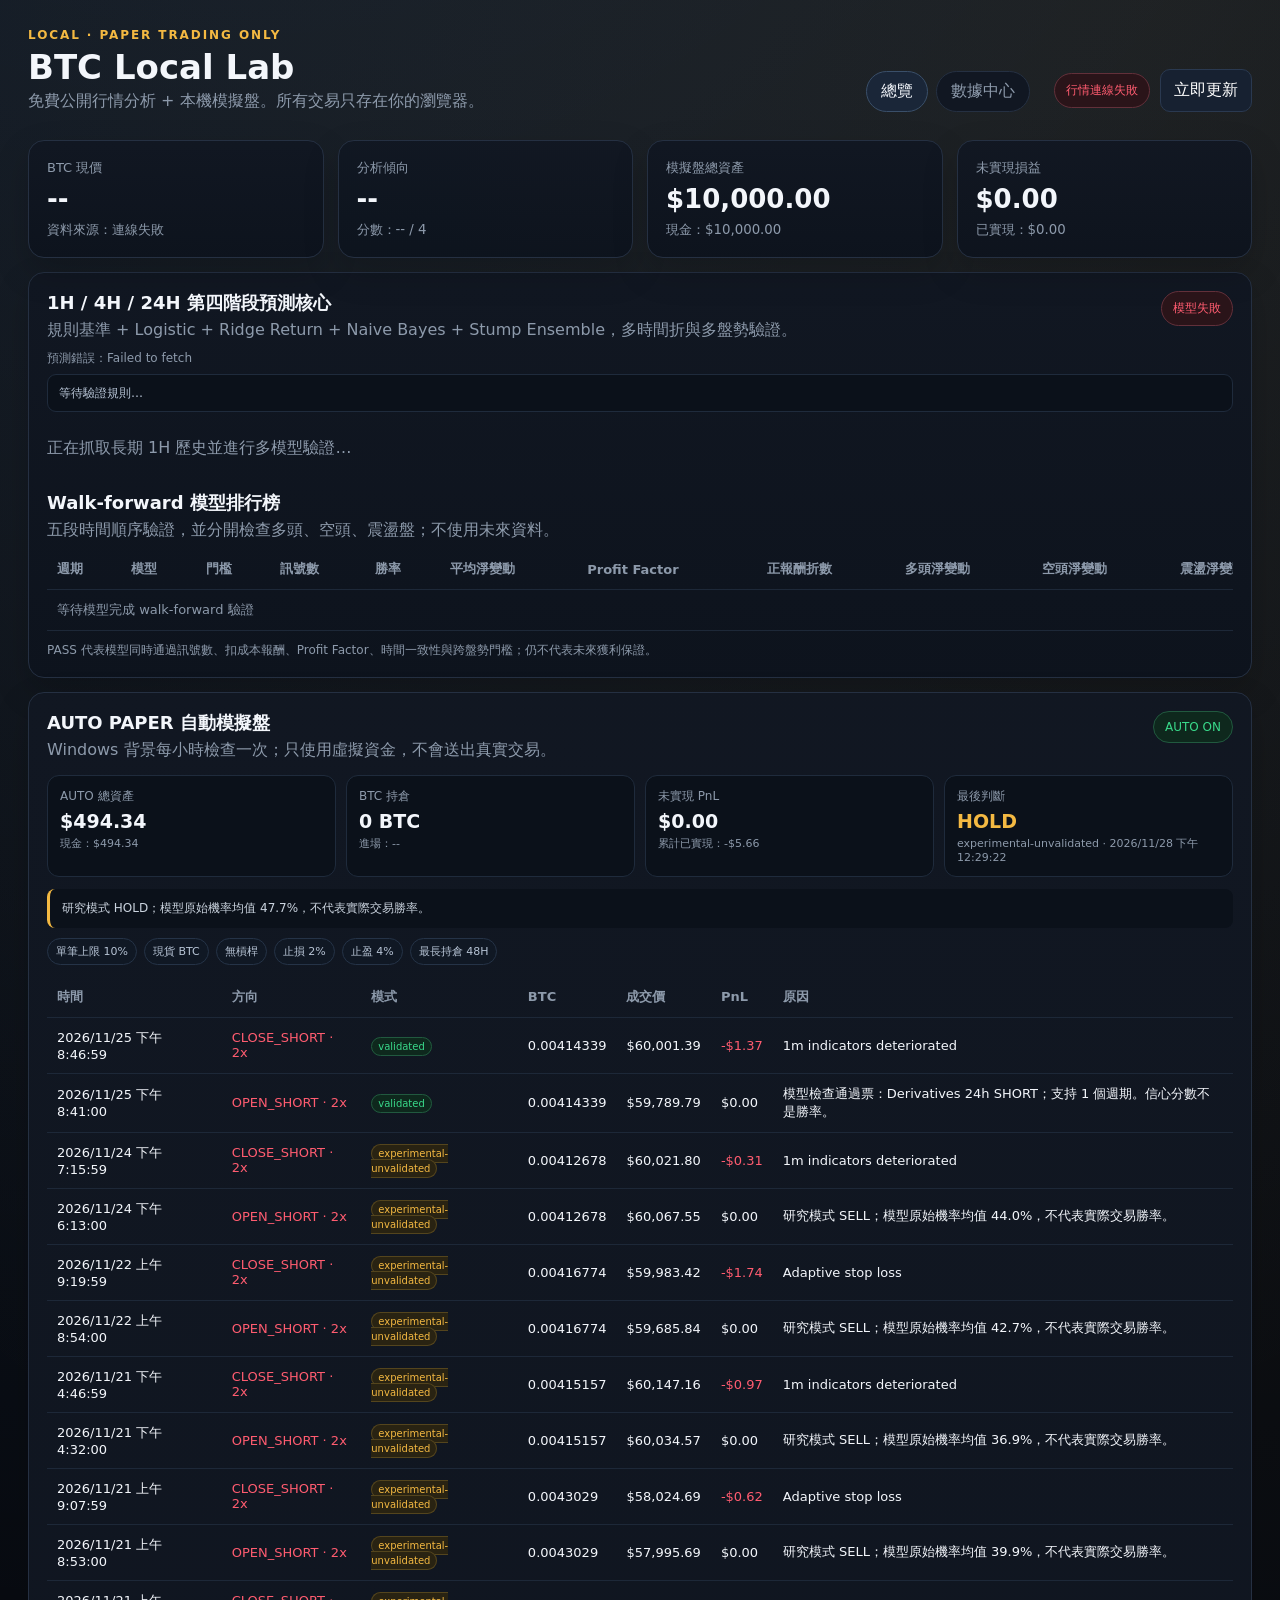
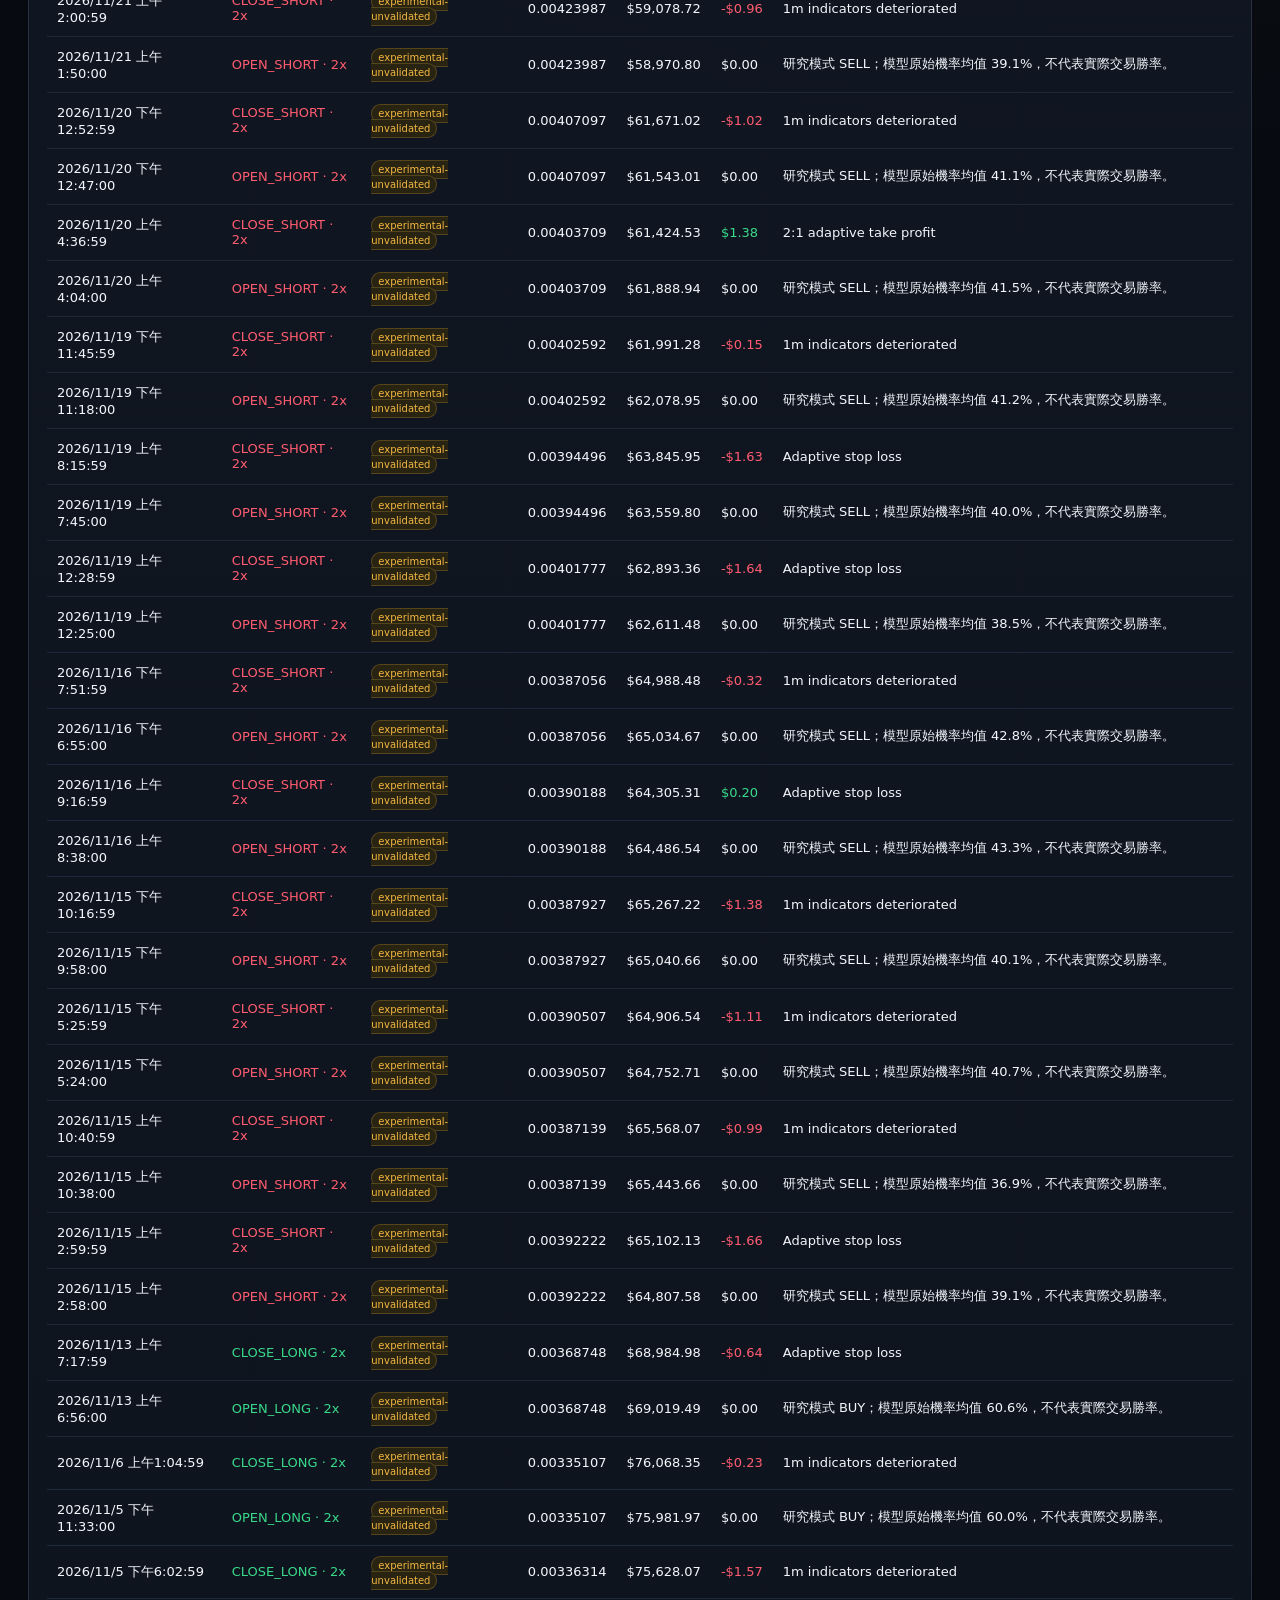
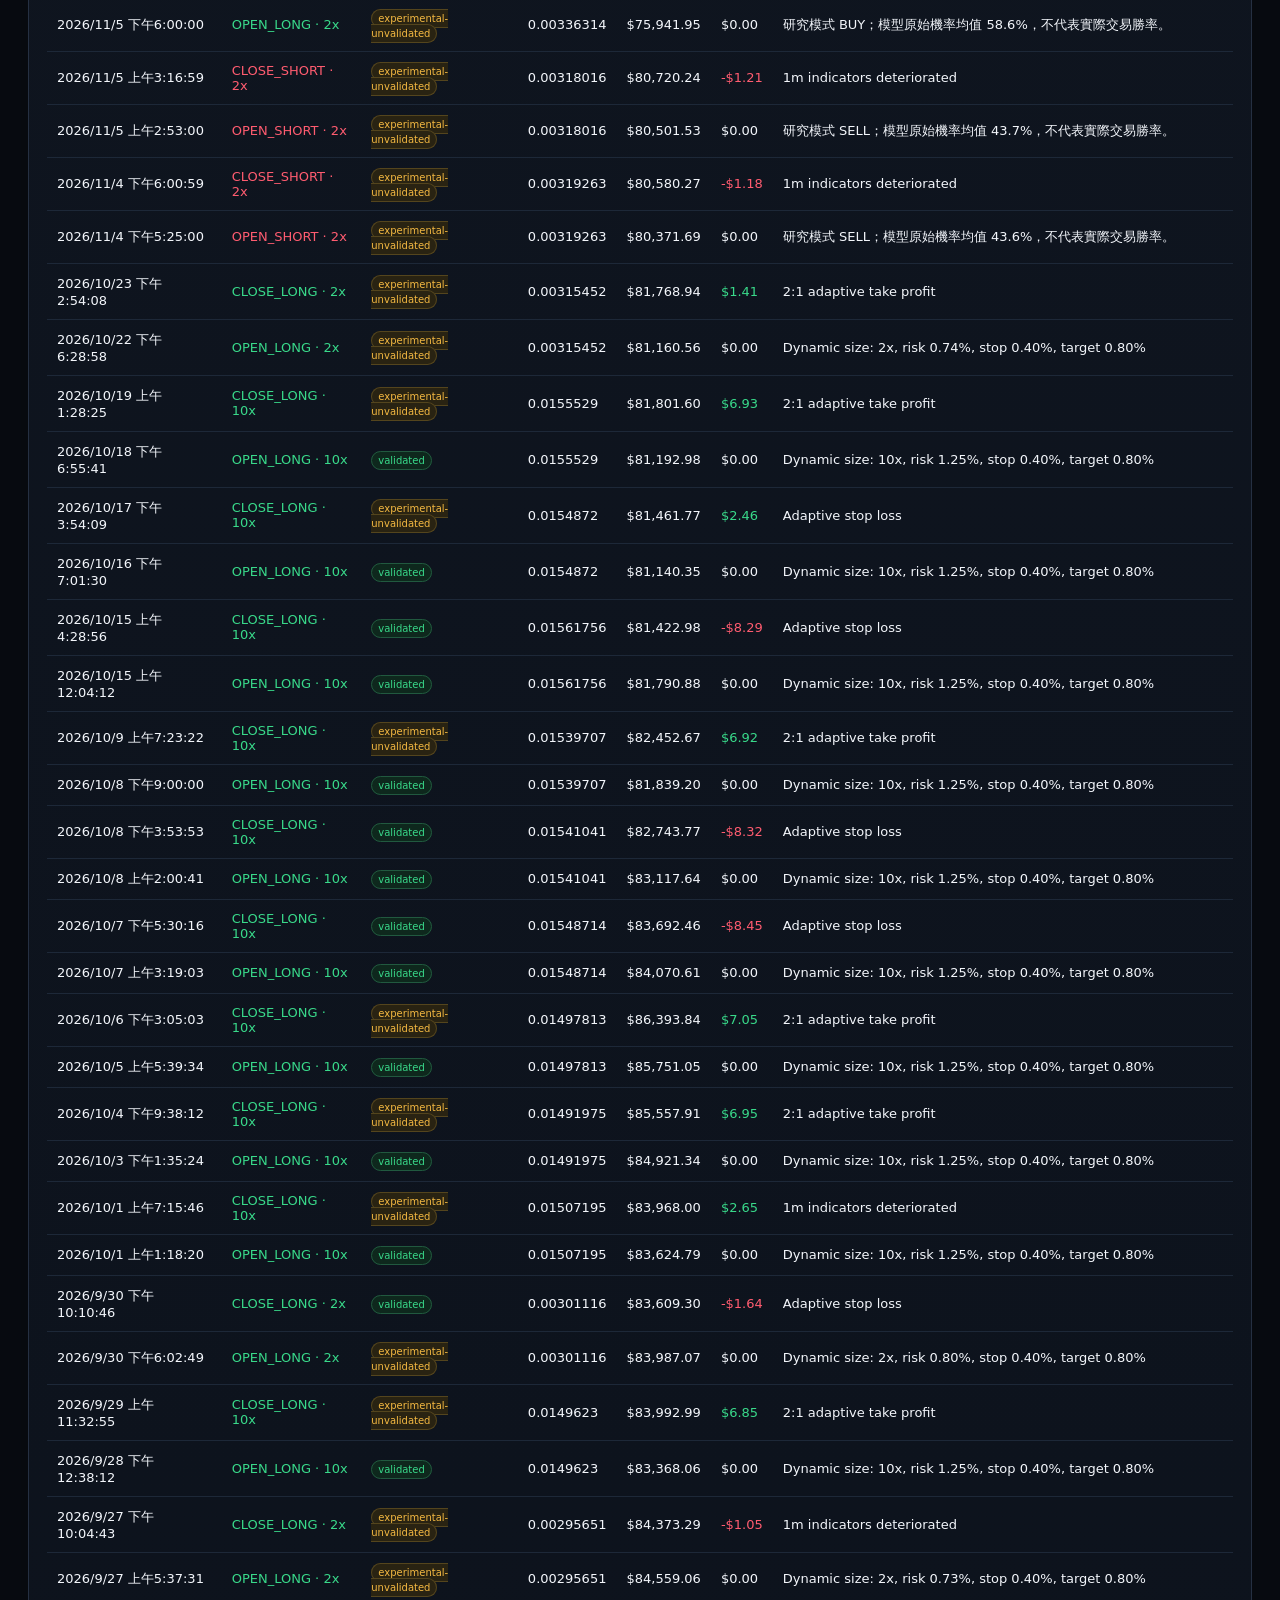
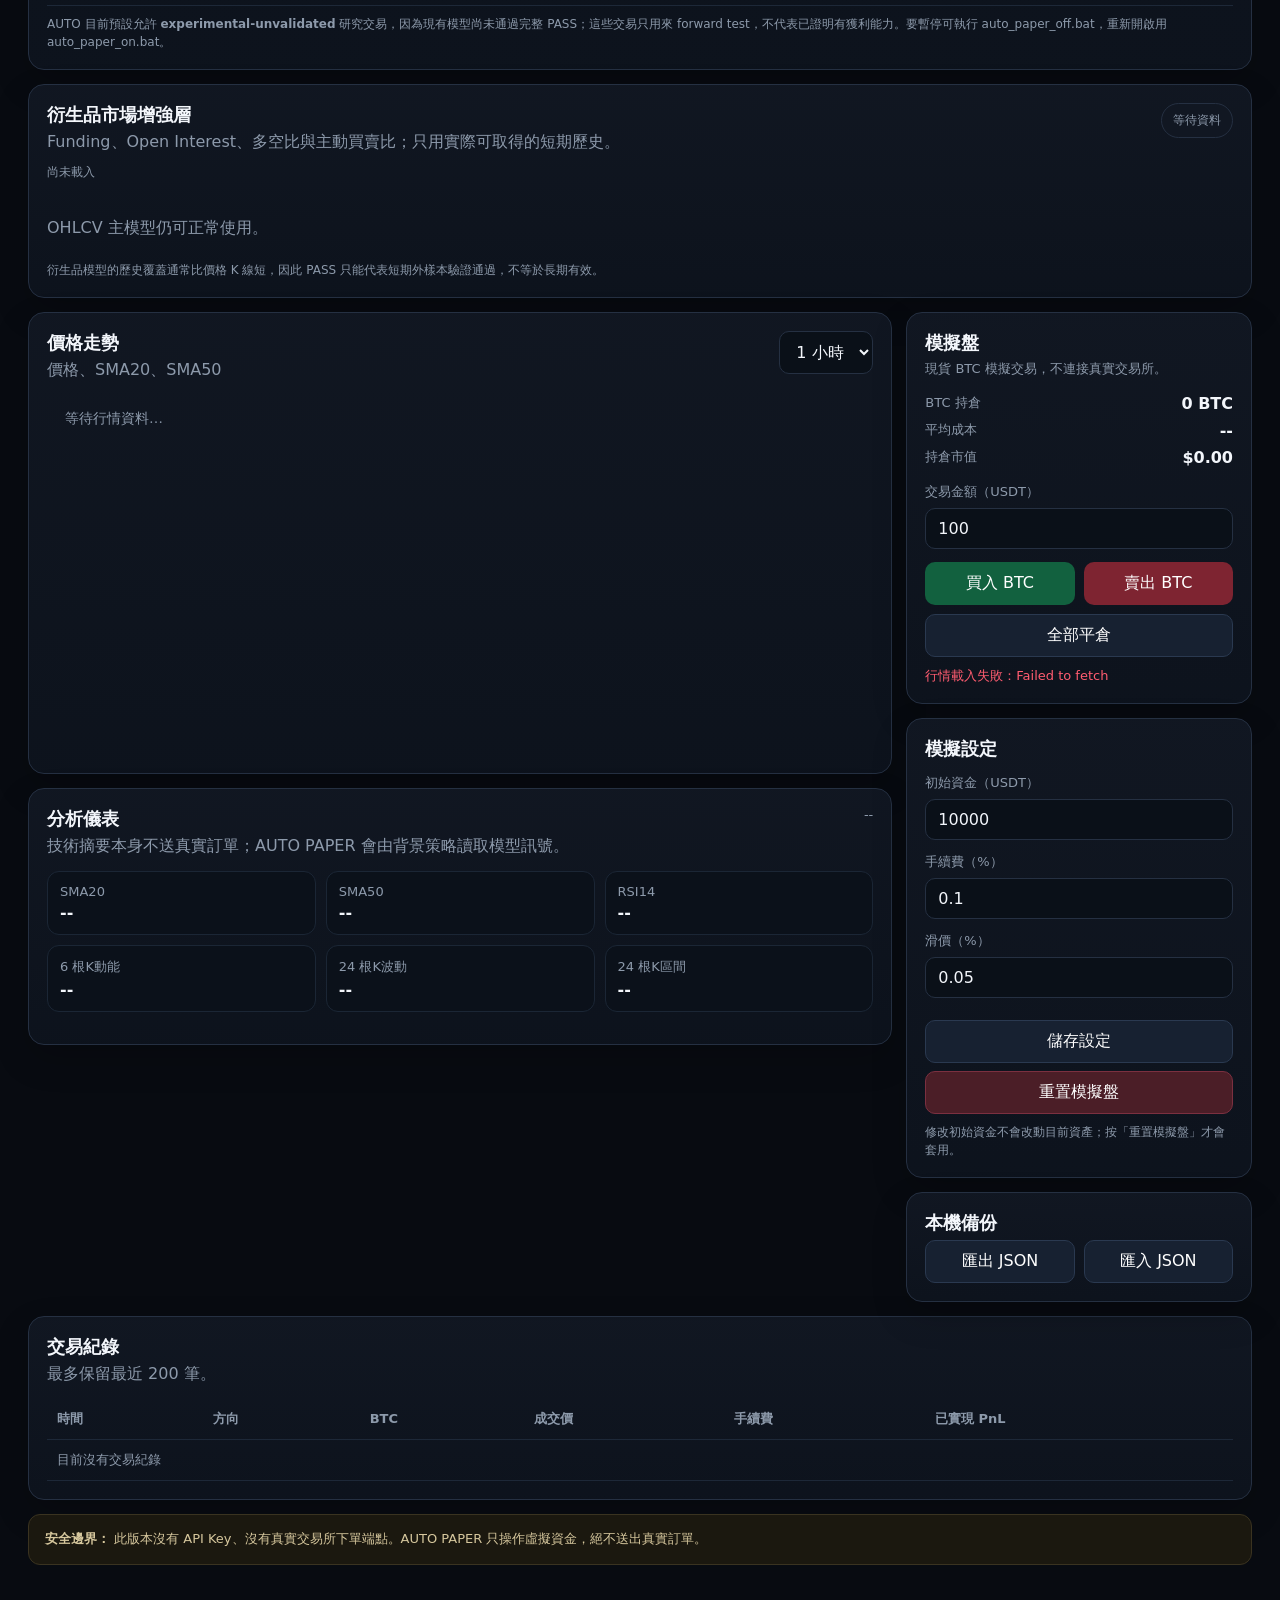
<file: index.html>
<!doctype html>
<html lang="zh-Hant">
<head>
  <meta charset="utf-8">
  <meta name="viewport" content="width=device-width,initial-scale=1">
  <title>BTC Local Lab</title>
  <link rel="stylesheet" href="style.css">
</head>
<body>
  <header class="topbar">
    <div>
      <div class="eyebrow">LOCAL · PAPER TRADING ONLY</div>
      <h1>BTC Local Lab</h1>
      <p>免費公開行情分析 + 本機模擬盤。所有交易只存在你的瀏覽器。</p>
    </div>
    <nav class="page-tabs" aria-label="主要頁面">
      <button id="navOverview" class="page-tab active" type="button">總覽</button>
      <button id="navDataCenter" class="page-tab" type="button">數據中心</button>
    </nav>
    <div class="top-actions">
      <span id="connectionStatus" class="status neutral">尚未更新</span>
      <button id="refreshBtn" class="btn secondary">立即更新</button>
    </div>
  </header>

  <main class="container">
    <section id="overviewPage" class="page-view active">
    <section class="grid metrics">
      <article class="card metric">
        <span>BTC 現價</span>
        <strong id="priceValue">--</strong>
        <small id="marketSource">資料來源：--</small>
      </article>
      <article class="card metric">
        <span>分析傾向</span>
        <strong id="biasValue">--</strong>
        <small id="scoreValue">分數：--</small>
      </article>
      <article class="card metric">
        <span>模擬盤總資產</span>
        <strong id="equityValue">--</strong>
        <small id="cashValue">現金：--</small>
      </article>
      <article class="card metric">
        <span>未實現損益</span>
        <strong id="unrealizedValue">--</strong>
        <small id="realizedValue">已實現：--</small>
      </article>
    </section>

    <section class="card prediction-shell">
      <div class="section-head">
        <div>
          <h2>1H / 4H / 24H 第四階段預測核心</h2>
          <p>規則基準 + Logistic + Ridge Return + Naive Bayes + Stump Ensemble，多時間折與多盤勢驗證。</p>
        </div>
        <span id="predictionStatus" class="status neutral">等待模型</span>
      </div>
      <div id="predictionMeta" class="prediction-meta">--</div>
      <div id="validationRule" class="validation-rule">等待驗證規則…</div>
      <div id="predictionCards" class="prediction-grid">
        <div class="prediction-placeholder">正在等待歷史 1H K 線…</div>
      </div>
      <div class="backtest-head">
        <div>
          <h2>Walk-forward 模型排行榜</h2>
          <p>五段時間順序驗證，並分開檢查多頭、空頭、震盪盤；不使用未來資料。</p>
        </div>
      </div>
      <div class="table-wrap">
        <table class="backtest-table">
          <thead>
            <tr>
              <th>週期</th><th>模型</th><th>門檻</th><th>訊號數</th><th>勝率</th><th>平均淨變動</th><th>Profit Factor</th><th>正報酬折數</th><th>多頭淨變動</th><th>空頭淨變動</th><th>震盪淨變動</th>
            </tr>
          </thead>
          <tbody id="backtestRows">
            <tr><td colspan="11" class="muted">等待模型完成 walk-forward 驗證</td></tr>
          </tbody>
        </table>
      </div>
      <p class="tiny prediction-warning">PASS 代表模型同時通過訊號數、扣成本報酬、Profit Factor、時間一致性與跨盤勢門檻；仍不代表未來獲利保證。</p>
    </section>


    <section class="card auto-paper-shell">
      <div class="section-head">
        <div>
          <h2>AUTO PAPER 自動模擬盤</h2>
          <p>Windows 背景每小時檢查一次；只使用虛擬資金，不會送出真實交易。</p>
        </div>
        <span id="autoPaperStatus" class="status neutral">等待第一次執行</span>
      </div>
      <div class="auto-paper-metrics">
        <div><span>AUTO 總資產</span><strong id="autoEquityValue">--</strong><small id="autoCashValue">現金：--</small></div>
        <div><span>BTC 持倉</span><strong id="autoQtyValue">--</strong><small id="autoEntryValue">成本：--</small></div>
        <div><span>未實現 PnL</span><strong id="autoUnrealizedValue">--</strong><small id="autoRealizedValue">累計已實現：--</small></div>
        <div><span>最後判斷</span><strong id="autoDecisionValue">--</strong><small id="autoDecisionMeta">--</small></div>
      </div>
      <div id="autoDecisionReason" class="auto-reason">等待背景引擎第一次完成判斷。</div>
      <div class="auto-policy">
        <span>單筆上限 10%</span><span>現貨 BTC</span><span>無槓桿</span><span>止損 2%</span><span>止盈 4%</span><span>最長持倉 48H</span>
      </div>
      <div class="table-wrap auto-trades-wrap">
        <table>
          <thead><tr><th>時間</th><th>方向</th><th>模式</th><th>BTC</th><th>成交價</th><th>PnL</th><th>原因</th></tr></thead>
          <tbody id="autoTradeRows"><tr><td colspan="7" class="muted">目前沒有 AUTO 交易紀錄</td></tr></tbody>
        </table>
      </div>
      <p class="tiny">AUTO 目前預設允許 <strong>experimental-unvalidated</strong> 研究交易，因為現有模型尚未通過完整 PASS；這些交易只用來 forward test，不代表已證明有獲利能力。要暫停可執行 auto_paper_off.bat，重新開啟用 auto_paper_on.bat。</p>
    </section>

    <section class="card derivatives-shell">
      <div class="section-head">
        <div>
          <h2>衍生品市場增強層</h2>
          <p>Funding、Open Interest、多空比與主動買賣比；只用實際可取得的短期歷史。</p>
        </div>
        <span id="derivativesStatus" class="status neutral">等待資料</span>
      </div>
      <div id="derivativesCoverage" class="derivatives-coverage">尚未載入</div>
      <div id="derivativesSnapshot" class="derivatives-snapshot"></div>
      <div id="derivativesCards" class="prediction-grid">
        <div class="prediction-placeholder">等待衍生品資料與短期 walk-forward 驗證…</div>
      </div>
      <p class="tiny prediction-warning">衍生品模型的歷史覆蓋通常比價格 K 線短，因此 PASS 只能代表短期外樣本驗證通過，不等於長期有效。</p>
    </section>

    <section class="layout-main">
      <div class="left-column">
        <article class="card chart-card">
          <div class="section-head">
            <div>
              <h2>價格走勢</h2>
              <p>價格、SMA20、SMA50</p>
            </div>
            <select id="intervalSelect" class="select">
              <option value="5m">5 分</option>
              <option value="15m">15 分</option>
              <option value="1h" selected>1 小時</option>
              <option value="4h">4 小時</option>
              <option value="1d">1 天</option>
            </select>
          </div>
          <div class="canvas-wrap"><canvas id="priceChart"></canvas></div>
        </article>

        <article class="card">
          <div class="section-head">
            <div>
              <h2>分析儀表</h2>
              <p>技術摘要本身不送真實訂單；AUTO PAPER 會由背景策略讀取模型訊號。</p>
            </div>
            <span id="updatedAt" class="muted">--</span>
          </div>
          <div class="analysis-grid">
            <div><span>SMA20</span><strong id="sma20Value">--</strong></div>
            <div><span>SMA50</span><strong id="sma50Value">--</strong></div>
            <div><span>RSI14</span><strong id="rsiValue">--</strong></div>
            <div><span>6 根K動能</span><strong id="momentumValue">--</strong></div>
            <div><span>24 根K波動</span><strong id="volatilityValue">--</strong></div>
            <div><span>24 根K區間</span><strong id="rangeValue">--</strong></div>
          </div>
          <div id="analysisReasons" class="reason-list"></div>
        </article>
      </div>

      <aside class="right-column">
        <article class="card">
          <h2>模擬盤</h2>
          <p class="muted">現貨 BTC 模擬交易，不連接真實交易所。</p>
          <div class="portfolio-list">
            <div><span>BTC 持倉</span><strong id="qtyValue">0 BTC</strong></div>
            <div><span>平均成本</span><strong id="avgEntryValue">--</strong></div>
            <div><span>持倉市值</span><strong id="positionValue">--</strong></div>
          </div>
          <label class="field">
            <span>交易金額（USDT）</span>
            <input id="orderAmount" type="number" min="1" step="1" value="100">
          </label>
          <div class="trade-buttons">
            <button id="buyBtn" class="btn buy">買入 BTC</button>
            <button id="sellBtn" class="btn sell">賣出 BTC</button>
          </div>
          <button id="closeBtn" class="btn secondary full">全部平倉</button>
          <div id="tradeMessage" class="message"></div>
        </article>

        <article class="card">
          <h2>模擬設定</h2>
          <label class="field">
            <span>初始資金（USDT）</span>
            <input id="initialBalanceInput" type="number" min="100" step="100">
          </label>
          <label class="field">
            <span>手續費（%）</span>
            <input id="feeInput" type="number" min="0" max="5" step="0.01">
          </label>
          <label class="field">
            <span>滑價（%）</span>
            <input id="slippageInput" type="number" min="0" max="5" step="0.01">
          </label>
          <button id="saveSettingsBtn" class="btn secondary full">儲存設定</button>
          <button id="resetBtn" class="btn danger full">重置模擬盤</button>
          <p class="tiny">修改初始資金不會改動目前資產；按「重置模擬盤」才會套用。</p>
        </article>

        <article class="card">
          <h2>本機備份</h2>
          <div class="trade-buttons">
            <button id="exportBtn" class="btn secondary">匯出 JSON</button>
            <label class="btn secondary file-btn">匯入 JSON<input id="importInput" type="file" accept="application/json"></label>
          </div>
        </article>
      </aside>
    </section>

    <section class="card">
      <div class="section-head">
        <div>
          <h2>交易紀錄</h2>
          <p>最多保留最近 200 筆。</p>
        </div>
      </div>
      <div class="table-wrap">
        <table>
          <thead>
            <tr>
              <th>時間</th><th>方向</th><th>BTC</th><th>成交價</th><th>手續費</th><th>已實現 PnL</th>
            </tr>
          </thead>
          <tbody id="tradeRows"></tbody>
        </table>
      </div>
    </section>

    <section class="notice">
      <strong>安全邊界：</strong>
      此版本沒有 API Key、沒有真實交易所下單端點。AUTO PAPER 只操作虛擬資金，絕不送出真實訂單。
    </section>
    </section>

    <section id="dataCenterPage" class="page-view">
      <section class="data-center-hero">
        <div>
          <div class="eyebrow">DATA CENTER · PAPER PERFORMANCE</div>
          <h2>BTC 數據中心</h2>
          <p>觀察衍生品市場結構，以及本月模擬盤的已實現績效。</p>
        </div>
        <div class="data-center-controls">
          <label for="dataRangeSelect">市場資料範圍</label>
          <select id="dataRangeSelect" class="select">
            <option value="24">24 小時</option>
            <option value="168" selected>7 天</option>
            <option value="720">30 天</option>
            <option value="all">全部</option>
          </select>
        </div>
      </section>

      <section class="grid performance-metrics">
        <article class="card metric">
          <span>本月 AUTO 已實現 PnL</span>
          <strong id="monthRealizedValue">$0.00</strong>
          <small id="monthReturnValue">相對初始資金：0.00%</small>
        </article>
        <article class="card metric">
          <span>目前未實現 PnL</span>
          <strong id="monthUnrealizedValue">$0.00</strong>
          <small>目前持倉的浮動損益，不等同本月已實現績效</small>
        </article>
        <article class="card metric">
          <span>本月平倉次數</span>
          <strong id="monthClosedTradesValue">0</strong>
          <small id="monthWinRateValue">勝率：--</small>
        </article>
        <article class="card metric">
          <span>本月手續費</span>
          <strong id="monthFeesValue">$0.00</strong>
          <small id="monthBestTradeValue">最佳單：--</small>
        </article>
      </section>

      <section class="data-grid">
        <article class="card data-chart-card wide">
          <div class="section-head">
            <div>
              <h2>本月 AUTO PAPER 累計已實現 PnL</h2>
              <p>只計入系統自動平倉交易；手動模擬單不混入這條績效曲線。</p>
            </div>
            <span id="monthPeriodLabel" class="muted">--</span>
          </div>
          <div class="data-canvas-wrap"><canvas id="monthlyPnlChart"></canvas></div>
        </article>

        <article class="card data-chart-card">
          <div class="section-head">
            <div>
              <h2>Funding Rate</h2>
              <p>永續合約資金費率</p>
            </div>
            <strong id="dcFundingNow" class="data-now">--</strong>
          </div>
          <div class="data-canvas-wrap small"><canvas id="fundingChart"></canvas></div>
        </article>

        <article class="card data-chart-card">
          <div class="section-head">
            <div>
              <h2>Open Interest</h2>
              <p>BTC 合約未平倉量</p>
            </div>
            <strong id="dcOiNow" class="data-now">--</strong>
          </div>
          <div class="data-canvas-wrap small"><canvas id="oiChart"></canvas></div>
        </article>

        <article class="card data-chart-card">
          <div class="section-head">
            <div>
              <h2>Global Long / Short Ratio</h2>
              <p>帳戶多空比，1.0 為中線</p>
            </div>
            <strong id="dcLongShortNow" class="data-now">--</strong>
          </div>
          <div class="data-canvas-wrap small"><canvas id="longShortChart"></canvas></div>
        </article>

        <article class="card data-chart-card">
          <div class="section-head">
            <div>
              <h2>Taker Buy / Sell Ratio</h2>
              <p>主動買入 / 主動賣出，1.0 為中線</p>
            </div>
            <strong id="dcTakerNow" class="data-now">--</strong>
          </div>
          <div class="data-canvas-wrap small"><canvas id="takerChart"></canvas></div>
        </article>
      </section>

      <section class="card data-status-card">
        <div class="section-head">
          <div>
            <h2>資料收集器狀態</h2>
            <p>網站會把本機累積資料與即時 API 合併。</p>
          </div>
          <span id="dcCollectorBadge" class="status neutral">--</span>
        </div>
        <div id="dcCollectorDetails" class="collector-details">等待資料...</div>
      </section>

      <section class="notice">
        <strong>績效口徑：</strong>
        「本月 AUTO 已實現 PnL」只統計背景 AUTO PAPER 本月 SELL / 平倉紀錄；目前 AUTO 持倉浮盈浮虧另外顯示，手動模擬單也不會混入。
      </section>
    </section>
  </main>

  <script src="data/derivatives-history.js"></script>
  <script src="data/auto-paper.js"></script>
  <script src="predictor.js"></script>
  <script src="derivatives.js"></script>
  <script src="app.js"></script>
</body>
</html>
</file>
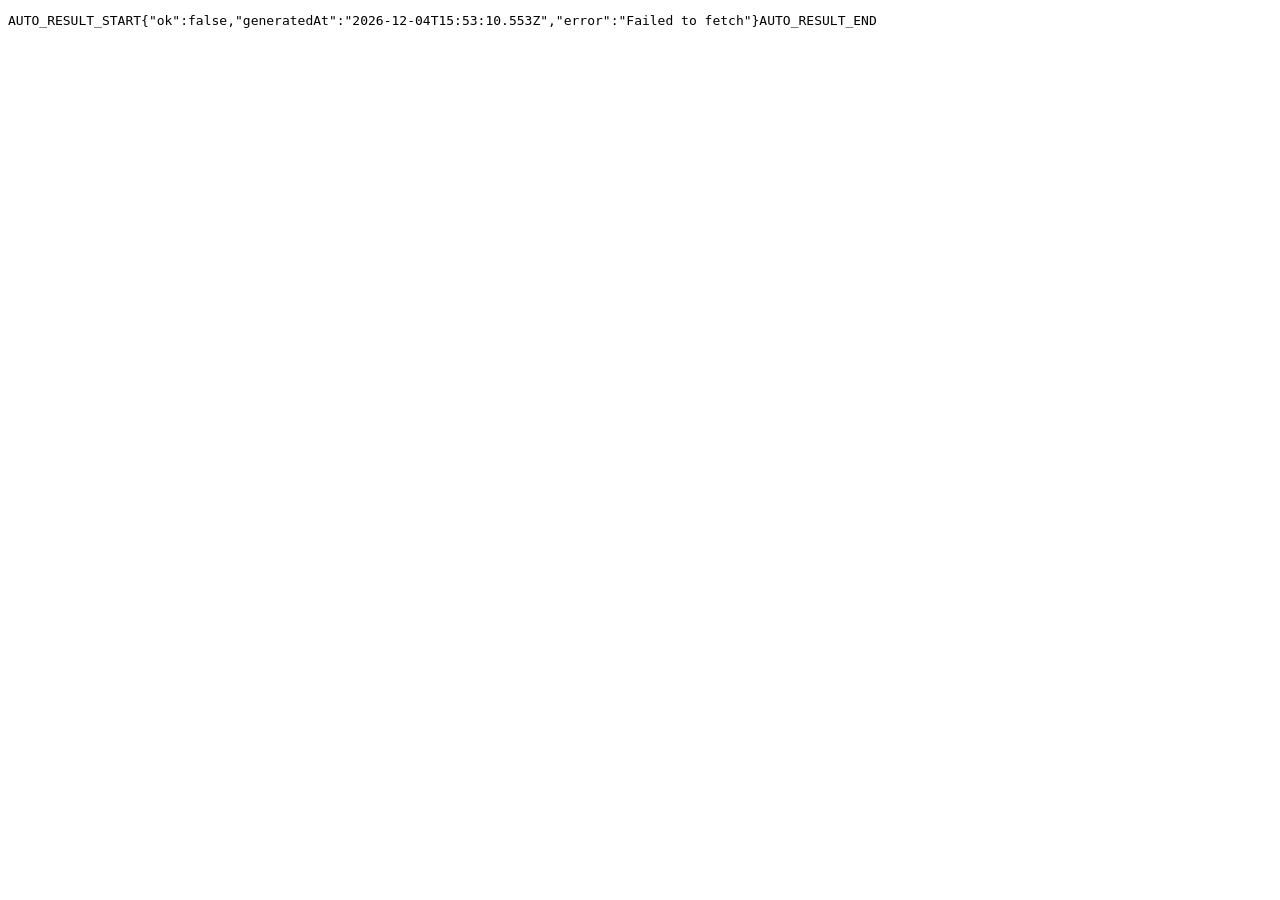
<file: auto-engine.html>
<!doctype html>
<html lang="zh-Hant">
<head><meta charset="utf-8"><title>BTC Auto Paper Engine</title></head>
<body>
<pre id="engineOutput">AUTO_ENGINE_WAITING</pre>
<script src="data/derivatives-history.js"></script>
<script src="predictor.js"></script>
<script src="derivatives.js"></script>
<script>
(async()=>{
  const out=document.getElementById("engineOutput");
  const emit=(obj)=>{ out.textContent="AUTO_RESULT_START"+JSON.stringify(obj)+"AUTO_RESULT_END"; };

  async function fetchJson(url,timeoutMs=12000){
    const controller=new AbortController();
    const timer=setTimeout(()=>controller.abort(),timeoutMs);
    try{
      const res=await fetch(url,{signal:controller.signal,cache:"no-store"});
      if(!res.ok) throw new Error("HTTP "+res.status+" "+url);
      return await res.json();
    }finally{ clearTimeout(timer); }
  }

  function mergeRows(localRows,liveRows){
    const map=new Map();
    [...(Array.isArray(localRows)?localRows:[]),...(Array.isArray(liveRows)?liveRows:[])].forEach(row=>{
      const ts=Number(row && (row.timestamp ?? row.fundingTime));
      if(!Number.isFinite(ts)) return;
      map.set(ts,Object.assign({},row,{timestamp:ts}));
    });
    return Array.from(map.values()).sort((a,b)=>Number(a.timestamp)-Number(b.timestamp));
  }

  async function fetchHistory(target=5000){
    let endTime=Date.now(),rows=[];
    while(rows.length<target){
      const limit=Math.min(1000,target-rows.length);
      const url="https://api.binance.com/api/v3/klines?symbol=BTCUSDT&interval=1h&limit="+limit+"&endTime="+endTime;
      const data=await fetchJson(url);
      if(!Array.isArray(data)||!data.length) break;
      const batch=data.map(k=>({
        t:Number(k[0]),open:Number(k[1]),high:Number(k[2]),low:Number(k[3]),
        close:Number(k[4]),volume:Number(k[5]),closedAt:Number(k[6])
      }));
      rows=batch.concat(rows);
      endTime=batch[0].t-1;
      if(data.length<limit) break;
    }
    const unique=new Map();
    rows.forEach(c=>unique.set(c.t,c));
    return Array.from(unique.values()).sort((a,b)=>a.t-b.t).filter(c=>c.closedAt<Date.now()).slice(-target);
  }

  async function derivativeFeeds(){
    const persisted=(window.BTCLocalDerivativesHistory&&window.BTCLocalDerivativesHistory.feeds)||{};
    const base="https://fapi.binance.com";
    const requests={
      funding:base+"/fapi/v1/fundingRate?symbol=BTCUSDT&limit=1000",
      openInterest:base+"/futures/data/openInterestHist?symbol=BTCUSDT&period=1h&limit=500",
      longShort:base+"/futures/data/globalLongShortAccountRatio?symbol=BTCUSDT&period=1h&limit=500",
      taker:base+"/futures/data/takerlongshortRatio?symbol=BTCUSDT&period=1h&limit=500"
    };
    const names=Object.keys(requests);
    const settled=await Promise.allSettled(names.map(n=>fetchJson(requests[n])));
    const live={funding:[],openInterest:[],longShort:[],taker:[]};
    settled.forEach((r,i)=>{
      const name=names[i];
      if(r.status!=="fulfilled"||!Array.isArray(r.value)) return;
      live[name]=r.value.map(row=>Object.assign({},row,{
        timestamp:Number(name==="funding"?row.fundingTime:row.timestamp)
      }));
    });
    return {
      funding:mergeRows(persisted.funding,live.funding),
      openInterest:mergeRows(persisted.openInterest,live.openInterest),
      longShort:mergeRows(persisted.longShort,live.longShort),
      taker:mergeRows(persisted.taker,live.taker)
    };
  }

  function modelMean(models){
    const ps=(models||[]).map(m=>Number(m.current&&m.current.probabilityUp)).filter(Number.isFinite);
    return ps.length?ps.reduce((a,b)=>a+b,0)/ps.length:0.5;
  }

  function deriveSignal(main,deriv){
    const weights={"1h":1,"4h":1.5,"24h":2};
    const validated=[];
    const raw=[];
    for(const key of ["1h","4h","24h"]){
      const h=main.horizons[key];
      if(h&&h.consensus&&h.consensus.validated&&h.consensus.action!=="NEUTRAL"){
        validated.push({action:h.consensus.action,weight:weights[key],source:"OHLCV "+key});
      }
      raw.push({key,p:modelMean(h&&h.models),weight:weights[key],source:"OHLCV"});
      const dh=deriv&&deriv.available&&deriv.horizons&&deriv.horizons[key];
      if(dh&&dh.available){
        if(dh.consensus&&dh.consensus.validated&&dh.consensus.action!=="NEUTRAL"){
          validated.push({action:dh.consensus.action,weight:weights[key]*0.8,source:"Derivatives "+key});
        }
        raw.push({key,p:modelMean(dh.models),weight:weights[key]*0.65,source:"Derivatives"});
      }
    }

    if(validated.length){
      let score=0,total=0;
      validated.forEach(v=>{
        score+=(v.action==="LONG"?1:-1)*v.weight;
        total+=v.weight;
      });
      const agreement=total?Math.abs(score)/total:0;
      if(agreement>=0.34){
        return {
          signal:score>0?"BUY":"SELL",
          mode:"validated",
          probabilityUp:score>0?0.5+agreement*0.35:0.5-agreement*0.35,
          confidence:Math.min(90,55+agreement*30),
          reason:"通過 PASS 的模型投票："+validated.map(v=>v.source+" "+v.action).join("、")
        };
      }
    }

    let weighted=0,totalWeight=0;
    raw.forEach(r=>{weighted+=r.p*r.weight;totalWeight+=r.weight;});
    const p=totalWeight?weighted/totalWeight:0.5;
    const byHorizon={};
    for(const key of ["1h","4h","24h"]){
      const rows=raw.filter(r=>r.key===key);
      byHorizon[key]=rows.length?rows.reduce((a,b)=>a+b.p,0)/rows.length:0.5;
    }
    const longVotes=Object.values(byHorizon).filter(v=>v>=0.54).length;
    const shortVotes=Object.values(byHorizon).filter(v=>v<=0.46).length;
    let signal="HOLD";
    if(p>=0.56&&longVotes>=2) signal="BUY";
    else if(p<=0.44&&shortVotes>=2) signal="SELL";
    return {
      signal,
      mode:"experimental-unvalidated",
      probabilityUp:p,
      confidence:Math.min(78,50+Math.abs(p-0.5)*120),
      horizonProbabilities:byHorizon,
      reason:"研究模式："+signal+"；綜合上漲機率 "+(p*100).toFixed(1)+"%，1H/4H/24H="+
        [byHorizon["1h"],byHorizon["4h"],byHorizon["24h"]].map(v=>(v*100).toFixed(1)+"%").join(" / ")
    };
  }

  try{
    const candles=await fetchHistory(5000);
    if(candles.length<700) throw new Error("完整 1H K 線不足");
    const main=window.BTCPredictor.run(candles,{feeRate:0.001,slippageRate:0.0005});
    let deriv=null;
    try{
      const feeds=await derivativeFeeds();
      deriv=window.BTCDerivatives.run(candles,feeds,{feeRate:0.001,slippageRate:0.0005});
    }catch(e){}
    const last=candles[candles.length-1];
    const decision=deriveSignal(main,deriv);
    emit({
      ok:true,
      generatedAt:new Date().toISOString(),
      candleTs:last.t,
      price:last.close,
      currentRegime:main.currentRegime,
      signal:decision.signal,
      mode:decision.mode,
      probabilityUp:decision.probabilityUp,
      confidence:decision.confidence,
      horizonProbabilities:decision.horizonProbabilities||null,
      reason:decision.reason,
      mainValidated:{
        "1h":Boolean(main.horizons["1h"].consensus.validated),
        "4h":Boolean(main.horizons["4h"].consensus.validated),
        "24h":Boolean(main.horizons["24h"].consensus.validated)
      },
      derivativesAvailable:Boolean(deriv&&deriv.available)
    });
  }catch(err){
    emit({ok:false,generatedAt:new Date().toISOString(),error:String(err&&err.message||err)});
  }
})();
</script>
</body>
</html>
</file>
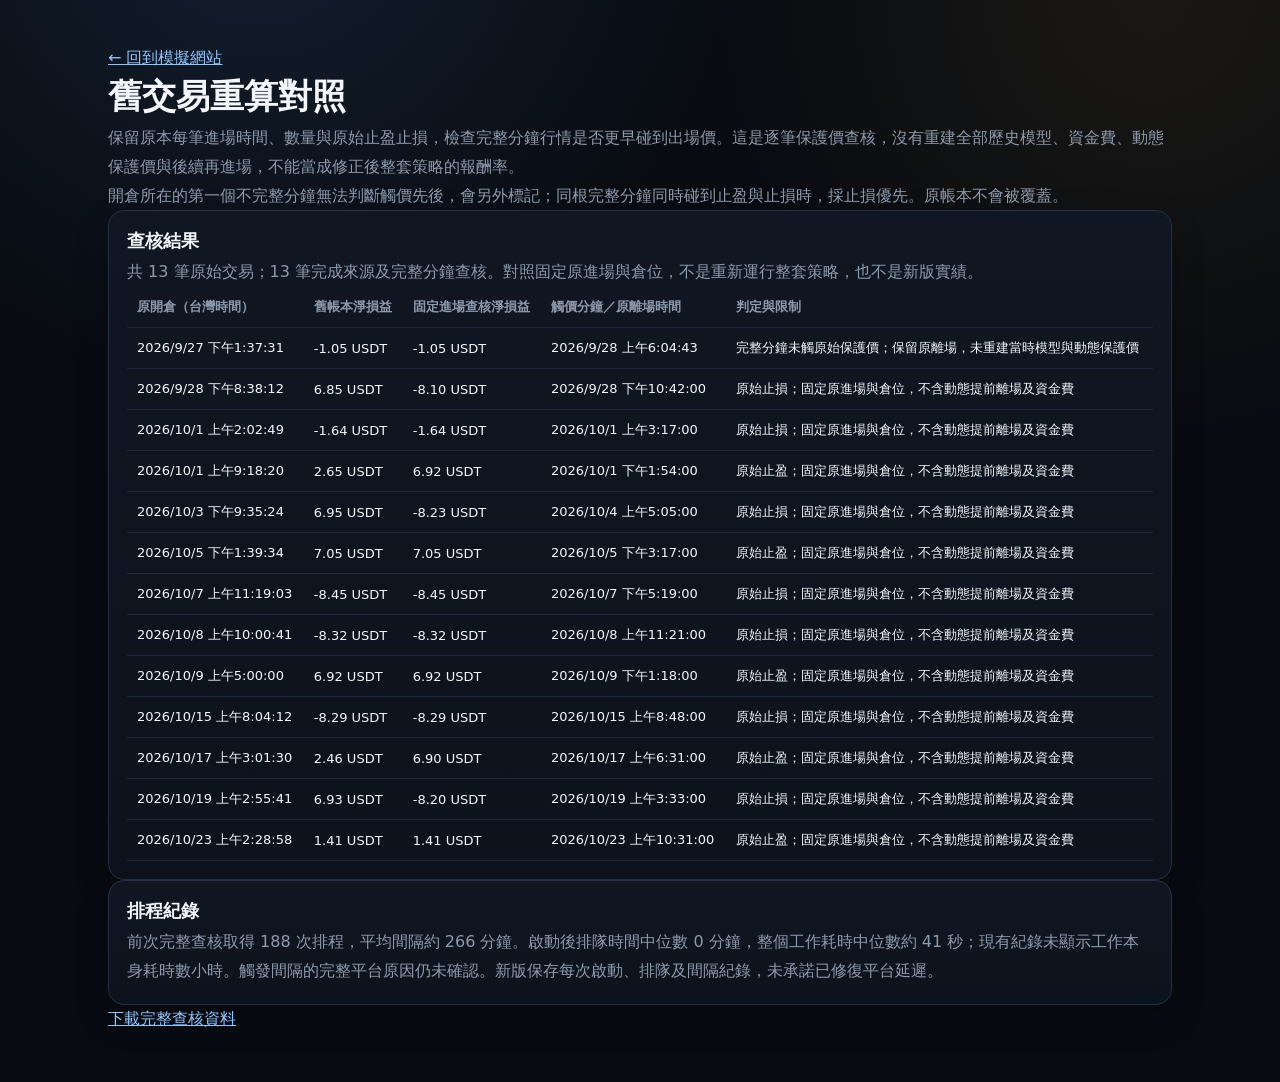
<file: cloud-review.html>
<!doctype html><html lang="zh-Hant"><head><meta charset="utf-8"><meta name="viewport" content="width=device-width,initial-scale=1"><title>舊交易重算對照 · BTC Cloud Lab</title><link rel="stylesheet" href="style.css"><style>main{max-width:1100px;margin:30px auto;padding:18px}a{color:#8bc6ff}td,th{white-space:normal!important}p{line-height:1.8}small{display:block;color:#9aa8b8}</style></head>
<body><main><a href="index.html">← 回到模擬網站</a><h1>舊交易重算對照</h1>
<p>保留原本每筆進場時間、數量與原始止盈止損，檢查完整分鐘行情是否更早碰到出場價。這是逐筆保護價查核，沒有重建全部歷史模型、資金費、動態保護價與後續再進場，不能當成修正後整套策略的報酬率。</p>
<p>開倉所在的第一個不完整分鐘無法判斷觸價先後，會另外標記；同根完整分鐘同時碰到止盈與止損時，採止損優先。原帳本不會被覆蓋。</p>
<section class="card"><h2>查核結果</h2><p id="summary">讀取中…</p><div class="table-wrap"><table><thead><tr><th>原開倉（台灣時間）</th><th>舊帳本淨損益</th><th>固定進場查核淨損益</th><th>觸價分鐘／原離場時間</th><th>判定與限制</th></tr></thead><tbody id="rows"></tbody></table></div></section>
<section class="card"><h2>排程紀錄</h2><p id="schedule">讀取中…</p></section>
<p><a href="data/reports/legacy-replay.json" download>下載完整查核資料</a></p>
<script>
const money=v=>Number.isFinite(v)?v.toFixed(2)+" USDT":"無法確認";
const time=v=>v?new Date(v).toLocaleString("zh-TW",{timeZone:"Asia/Taipei"}):"--";
fetch("data/reports/legacy-replay.json").then(r=>{if(!r.ok)throw Error("查核報告尚未發布");return r.json()}).then(report=>{
 document.getElementById("summary").textContent=report.summary;
 document.getElementById("schedule").textContent=report.schedule?.summary||"尚無排程資料";
 for(const row of report.trades){const tr=document.createElement("tr");for(const value of [time(row.openedAt),money(row.originalNet),money(row.replayedNet),time(row.exitAt),row.note]){const td=document.createElement("td");td.textContent=value;tr.appendChild(td);}document.getElementById("rows").appendChild(tr);}
}).catch(err=>{document.getElementById("summary").textContent=err.message;});
</script></main></body></html>
</file>
<file: style.css>
:root {
  color-scheme: dark;
  --bg:#080b11;
  --panel:#111722;
  --panel2:#0d131d;
  --border:#253042;
  --text:#f3f6fb;
  --muted:#8d9aab;
  --green:#39d98a;
  --red:#ff5c70;
  --amber:#f4b942;
  --blue:#5fa8ff;
}
*{box-sizing:border-box}
body{
  margin:0;
  min-height:100vh;
  background:
    radial-gradient(circle at 20% -10%,rgba(95,168,255,.13),transparent 32%),
    radial-gradient(circle at 90% 0,rgba(244,185,66,.08),transparent 28%),
    var(--bg);
  color:var(--text);
  font-family:Inter,"Noto Sans TC","Segoe UI",system-ui,sans-serif;
}
button,input,select{font:inherit}
.topbar{
  max-width:1440px;
  margin:0 auto;
  padding:28px 28px 12px;
  display:flex;
  justify-content:space-between;
  gap:24px;
  align-items:flex-end;
}
.eyebrow{font-size:12px;letter-spacing:.16em;color:var(--amber);font-weight:700}
h1{font-size:34px;margin:5px 0 4px}
h2{font-size:18px;margin:0 0 5px}
p{margin:0;color:var(--muted)}
.container{max-width:1440px;margin:0 auto;padding:16px 28px 40px}
.grid.metrics{display:grid;grid-template-columns:repeat(4,1fr);gap:14px;margin-bottom:14px}
.card{
  background:linear-gradient(180deg,rgba(17,23,34,.98),rgba(13,19,29,.98));
  border:1px solid var(--border);
  border-radius:16px;
  padding:18px;
  box-shadow:0 14px 35px rgba(0,0,0,.18);
}
.metric span,.analysis-grid span,.portfolio-list span{display:block;color:var(--muted);font-size:13px}
.metric strong{display:block;font-size:26px;margin:7px 0 5px}
.metric small{color:var(--muted)}
.layout-main{display:grid;grid-template-columns:minmax(0,2fr) minmax(300px,.8fr);gap:14px;margin-bottom:14px}
.left-column,.right-column{display:flex;flex-direction:column;gap:14px}
.section-head{display:flex;align-items:flex-start;justify-content:space-between;gap:16px;margin-bottom:14px}
.select,input{
  background:#0a1018;
  border:1px solid var(--border);
  border-radius:10px;
  color:var(--text);
  padding:10px 12px;
  outline:none;
}
input:focus,.select:focus{border-color:var(--blue)}
.canvas-wrap{height:360px;position:relative}
canvas{width:100%;height:100%;display:block}
.analysis-grid{display:grid;grid-template-columns:repeat(3,1fr);gap:10px}
.analysis-grid div{
  background:#0b111a;
  border:1px solid #1b2635;
  border-radius:12px;
  padding:12px;
}
.analysis-grid strong{display:block;margin-top:4px;font-size:16px}
.reason-list{display:grid;gap:8px;margin-top:14px}
.reason{
  background:#0b111a;
  border-left:3px solid var(--blue);
  border-radius:8px;
  padding:9px 11px;
  color:#cbd4df;
  font-size:13px;
}
.portfolio-list{display:grid;gap:8px;margin:16px 0}
.portfolio-list div{display:flex;justify-content:space-between;gap:12px}
.field{display:grid;gap:7px;margin:13px 0}
.field span{font-size:13px;color:var(--muted)}
.trade-buttons{display:grid;grid-template-columns:1fr 1fr;gap:9px}
.btn{
  border:1px solid transparent;
  border-radius:10px;
  padding:10px 13px;
  color:white;
  cursor:pointer;
  transition:.15s ease;
}
.btn:hover{transform:translateY(-1px);filter:brightness(1.08)}
.btn:disabled{opacity:.45;cursor:not-allowed;transform:none}
.btn.secondary{background:#172131;border-color:#2a3950}
.btn.buy{background:#12613f}
.btn.sell{background:#7e2431}
.btn.danger{background:#4b1e27;border-color:#7b3040;margin-top:8px}
.full{width:100%;margin-top:9px}
.status{padding:8px 11px;border-radius:999px;font-size:12px;border:1px solid var(--border)}
.status.ok{color:var(--green);border-color:#21593f;background:#0e281d}
.status.bad{color:var(--red);border-color:#62303a;background:#2a1419}
.status.neutral{color:var(--muted);background:#111722}
.top-actions{display:flex;gap:10px;align-items:center}
.message{min-height:18px;margin-top:10px;font-size:13px;color:var(--muted)}
.message.ok{color:var(--green)}
.message.bad{color:var(--red)}
.muted{color:var(--muted);font-size:13px}
.tiny{font-size:12px;margin-top:9px;line-height:1.5}
.table-wrap{overflow:auto}
table{width:100%;border-collapse:collapse;min-width:720px}
th,td{text-align:left;padding:11px 10px;border-bottom:1px solid #1d2838;font-size:13px}
th{color:var(--muted);font-weight:600}
.positive{color:var(--green)!important}
.negative{color:var(--red)!important}
.neutral-text{color:var(--amber)!important}
.notice{
  margin-top:14px;
  padding:14px 16px;
  border:1px solid #3a3320;
  background:#1b180f;
  color:#d6c79d;
  border-radius:12px;
  font-size:13px;
  line-height:1.6;
}
.file-btn{display:flex;align-items:center;justify-content:center}
.file-btn input{display:none}

.auto-paper-shell{margin-bottom:14px}
.auto-paper-metrics{display:grid;grid-template-columns:repeat(4,1fr);gap:10px;margin-bottom:12px}
.auto-paper-metrics>div{background:#0b111a;border:1px solid #1f2b3c;border-radius:12px;padding:12px}
.auto-paper-metrics span{display:block;color:var(--muted);font-size:12px}
.auto-paper-metrics strong{display:block;font-size:19px;margin-top:5px}
.auto-paper-metrics small{display:block;color:var(--muted);font-size:11px;margin-top:4px}
.auto-reason{background:#0b111a;border-left:3px solid var(--amber);border-radius:8px;padding:10px 12px;color:#cbd4df;font-size:12px;line-height:1.55}
.auto-policy{display:flex;flex-wrap:wrap;gap:7px;margin:10px 0 12px}
.auto-policy span{font-size:11px;color:#b7c4d5;background:#101824;border:1px solid #253347;border-radius:999px;padding:5px 8px}
.auto-trades-wrap table{min-width:980px}
.mode-tag{font-size:10px;border-radius:999px;padding:3px 6px;border:1px solid #46556b;color:#b9c5d4}
.mode-tag.validated{color:var(--green);border-color:#21593f;background:#0e281d}
.mode-tag.experimental{color:var(--amber);border-color:#54451d;background:#292312}
@media(max-width:980px){.auto-paper-metrics{grid-template-columns:repeat(2,1fr)}}
@media(max-width:620px){.auto-paper-metrics{grid-template-columns:1fr}}


.page-tabs{display:flex;gap:8px;align-items:center;margin-left:auto}
.page-tab{background:#111722;border:1px solid var(--border);color:var(--muted);border-radius:999px;padding:9px 14px;cursor:pointer}
.page-tab.active{color:var(--text);background:#1a2638;border-color:#3a4f69}
.page-view{display:none}
.page-view.active{display:block}
.data-center-hero{display:flex;justify-content:space-between;align-items:flex-end;gap:18px;margin-bottom:14px;padding:4px 2px}
.data-center-hero h2{font-size:28px;margin:4px 0 5px}
.data-center-controls{display:flex;align-items:center;gap:9px}
.data-center-controls label{font-size:12px;color:var(--muted)}
.performance-metrics{display:grid;grid-template-columns:repeat(4,1fr);gap:14px;margin-bottom:14px}
.data-grid{display:grid;grid-template-columns:repeat(2,minmax(0,1fr));gap:14px;margin-bottom:14px}
.data-chart-card.wide{grid-column:1/-1}
.data-canvas-wrap{height:290px;position:relative}
.data-canvas-wrap.small{height:245px}
.data-now{font-size:14px;white-space:nowrap}
.data-status-card{margin-bottom:14px}
.collector-details{display:grid;grid-template-columns:repeat(4,1fr);gap:10px}
.collector-pill{background:#0b111a;border:1px solid #1f2b3c;border-radius:10px;padding:10px}
.collector-pill span{display:block;color:var(--muted);font-size:11px}
.collector-pill strong{display:block;margin-top:4px;font-size:13px}
@media(max-width:980px){
  .page-tabs{order:3;width:100%;margin-left:0}
  .performance-metrics{grid-template-columns:repeat(2,1fr)}
  .data-grid{grid-template-columns:1fr}
  .data-chart-card.wide{grid-column:auto}
  .collector-details{grid-template-columns:repeat(2,1fr)}
}
@media(max-width:620px){
  .page-tabs{width:100%}
  .page-tab{flex:1}
  .data-center-hero{align-items:flex-start;flex-direction:column}
  .data-center-controls{width:100%;justify-content:space-between}
  .performance-metrics{grid-template-columns:1fr}
  .collector-details{grid-template-columns:1fr}
  .data-canvas-wrap{height:230px}
  .data-canvas-wrap.small{height:210px}
}


.prediction-shell{margin-bottom:14px}
.prediction-meta{font-size:12px;color:var(--muted);margin:-5px 0 7px}
.validation-rule{font-size:12px;color:#b8c5d6;background:#0b111a;border:1px solid #1f2b3c;border-radius:9px;padding:9px 11px;margin-bottom:14px;line-height:1.5}
.prediction-grid{display:grid;grid-template-columns:repeat(3,1fr);gap:12px}
.prediction-card{
  background:#0b111a;
  border:1px solid #1f2b3c;
  border-radius:14px;
  padding:14px;
}
.prediction-card-head{display:flex;justify-content:space-between;align-items:flex-start;gap:12px;margin-bottom:12px}
.prediction-horizon{font-size:20px;font-weight:800}
.signal-badge{
  display:inline-flex;
  align-items:center;
  justify-content:center;
  min-width:64px;
  padding:6px 9px;
  border-radius:999px;
  font-size:12px;
  font-weight:800;
  border:1px solid var(--border);
}
.signal-badge.long{color:var(--green);background:#0e281d;border-color:#21593f}
.signal-badge.short{color:var(--red);background:#2a1419;border-color:#62303a}
.signal-badge.neutral{color:var(--amber);background:#292312;border-color:#54451d}
.prediction-confidence{font-size:12px;color:var(--muted);margin-top:5px}
.model-pair{display:grid;grid-template-columns:1fr 1fr;gap:8px}
.model-grid{display:grid;grid-template-columns:1fr 1fr;gap:8px}
.model-title{display:flex;justify-content:space-between;align-items:center;gap:8px}
.model-title b{font-size:10px;padding:2px 6px;border-radius:999px;letter-spacing:.04em}
.gate-pass{color:var(--green);background:#0e281d;border:1px solid #21593f}
.gate-fail{color:var(--red);background:#2a1419;border:1px solid #62303a}
.consensus-reason{margin-top:10px;padding-top:9px;border-top:1px solid #1e2a3a}
.validation-reason{margin-top:7px;line-height:1.45;color:#9eabba}
.model-box{background:#0e1621;border:1px solid #202d3e;border-radius:10px;padding:10px}
.model-box span{display:block;color:var(--muted);font-size:11px}
.model-box strong{display:block;margin-top:4px;font-size:14px}
.model-detail{margin-top:4px;font-size:11px;color:var(--muted)}
.prediction-placeholder{grid-column:1/-1;color:var(--muted);padding:12px 0}
.backtest-head{margin-top:20px;margin-bottom:8px}
.backtest-table{min-width:1260px}
.prediction-warning{margin-top:10px}
.derivatives-shell{margin-bottom:14px}
.derivatives-coverage{font-size:12px;color:var(--muted);line-height:1.6;margin:-4px 0 12px}
.derivatives-snapshot{display:grid;grid-template-columns:repeat(4,1fr);gap:8px;margin-bottom:12px}
.derivatives-snapshot .model-box strong{font-size:13px}
.short-gate{font-size:10px;padding:2px 6px;border-radius:999px;color:var(--amber);background:#292312;border:1px solid #54451d}
@media(max-width:760px){.derivatives-snapshot{grid-template-columns:repeat(2,1fr)}}
@media(max-width:980px){
  .prediction-grid{grid-template-columns:1fr}
  .model-grid{grid-template-columns:1fr 1fr}
}
@media(max-width:980px){
  .grid.metrics{grid-template-columns:repeat(2,1fr)}
  .layout-main{grid-template-columns:1fr}
}
@media(max-width:620px){
  .topbar{align-items:flex-start;flex-direction:column;padding:20px 16px 8px}
  .container{padding:12px 16px 30px}
  .grid.metrics{grid-template-columns:1fr}
  .analysis-grid{grid-template-columns:repeat(2,1fr)}
  .top-actions{width:100%}
  .top-actions .btn{flex:1}
  .model-grid{grid-template-columns:1fr}
  .canvas-wrap{height:270px}
}
</file>
